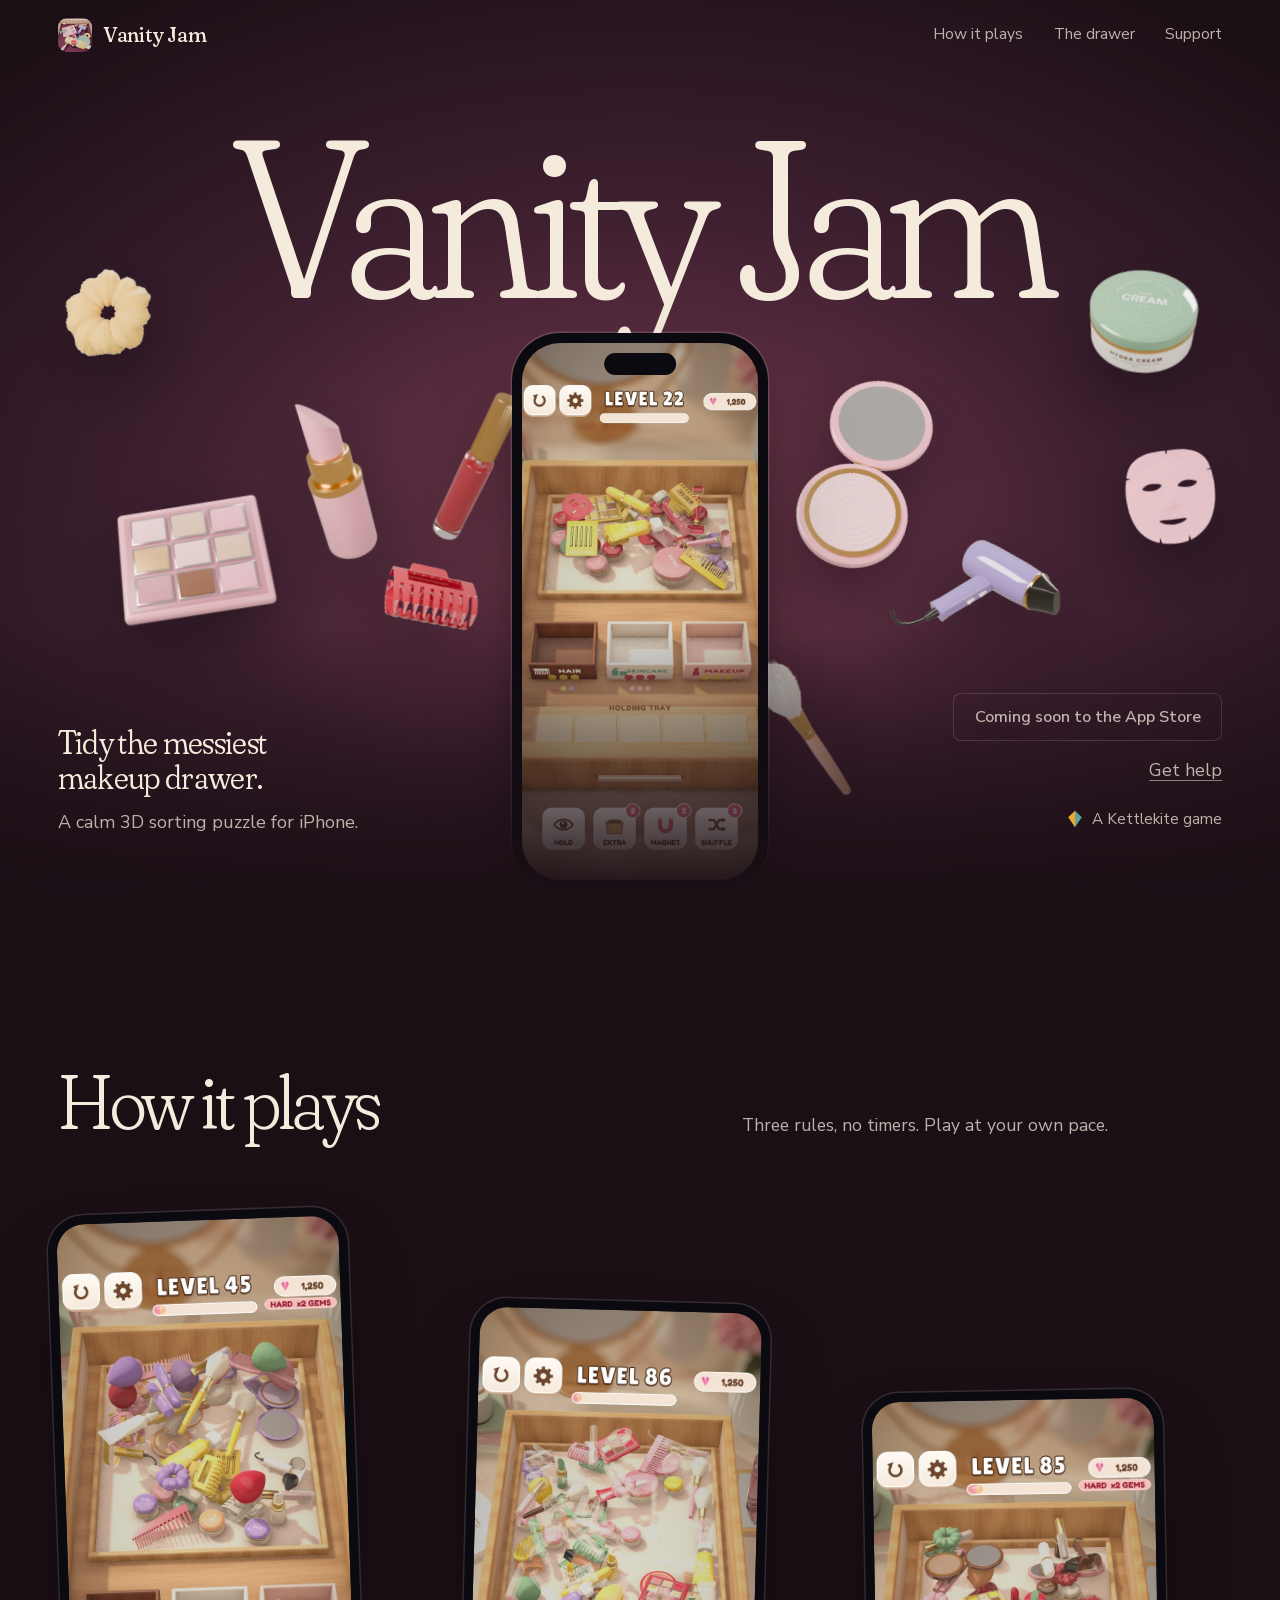
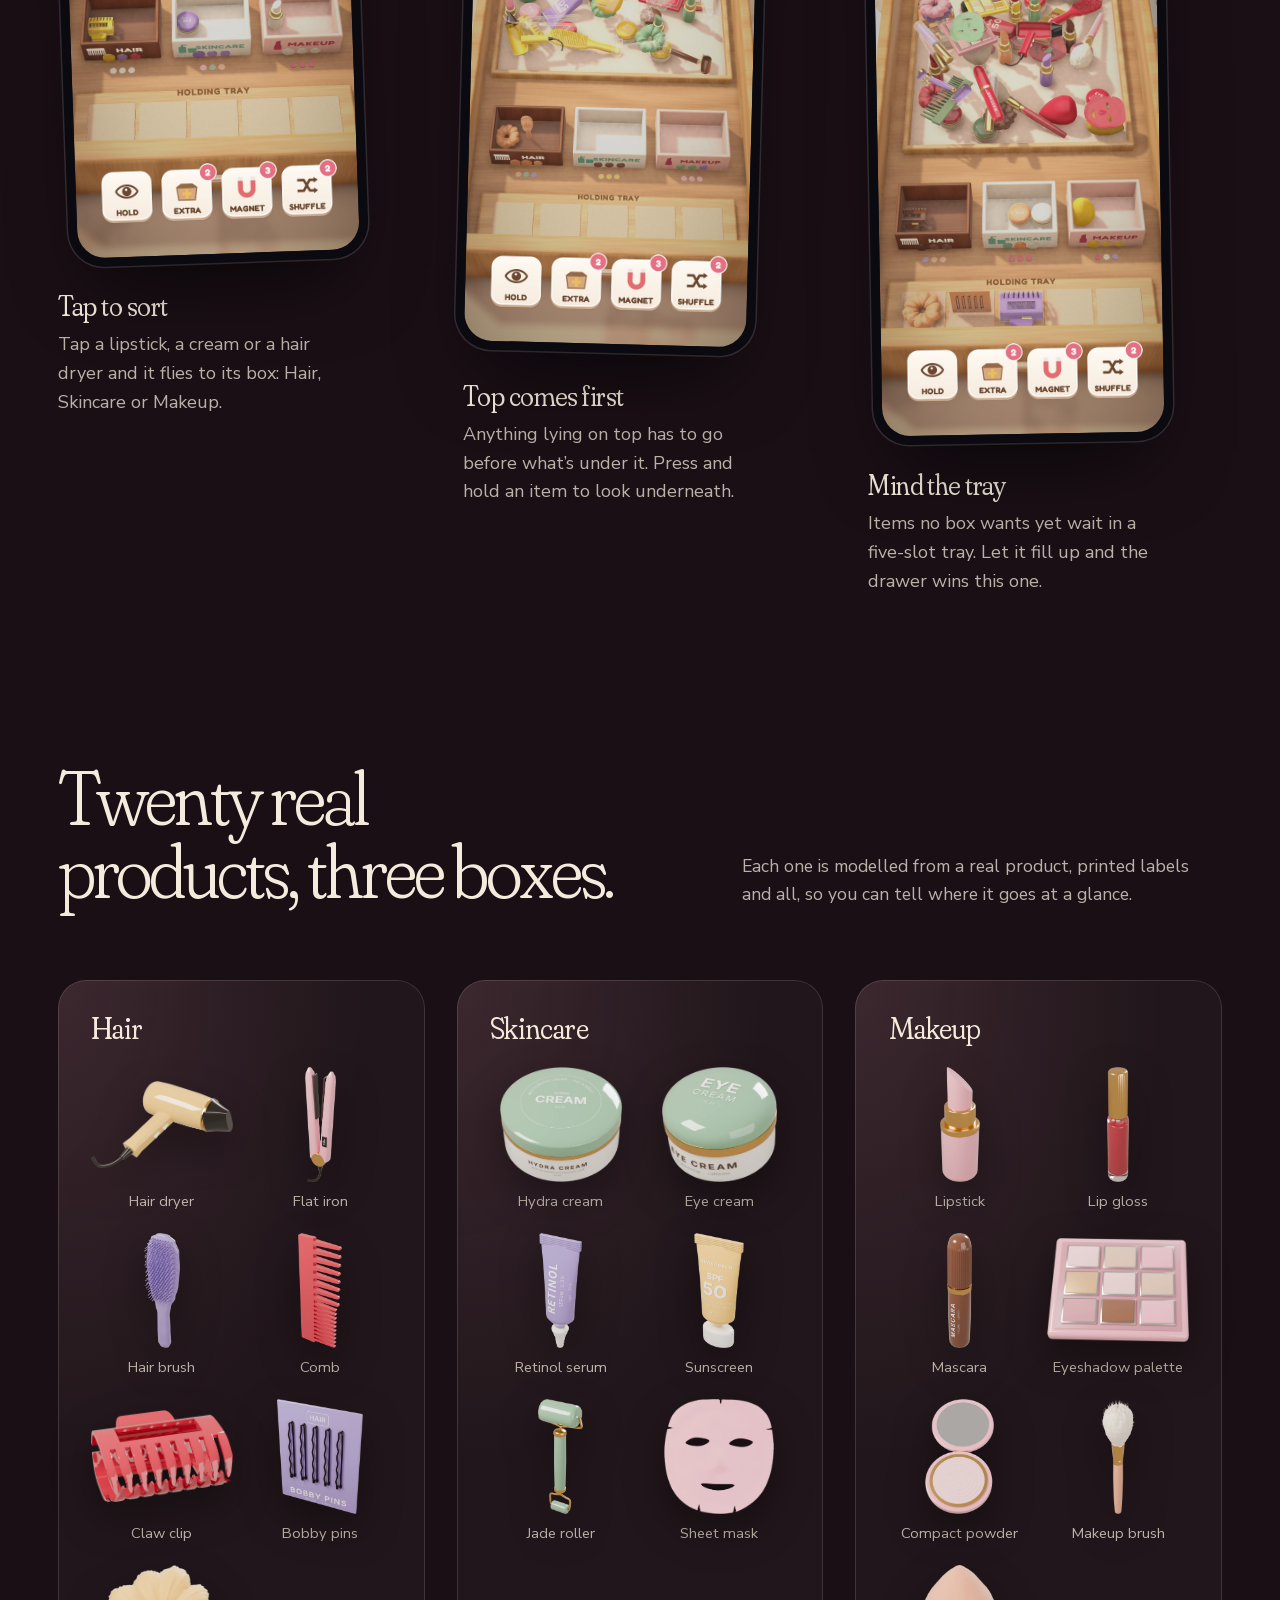
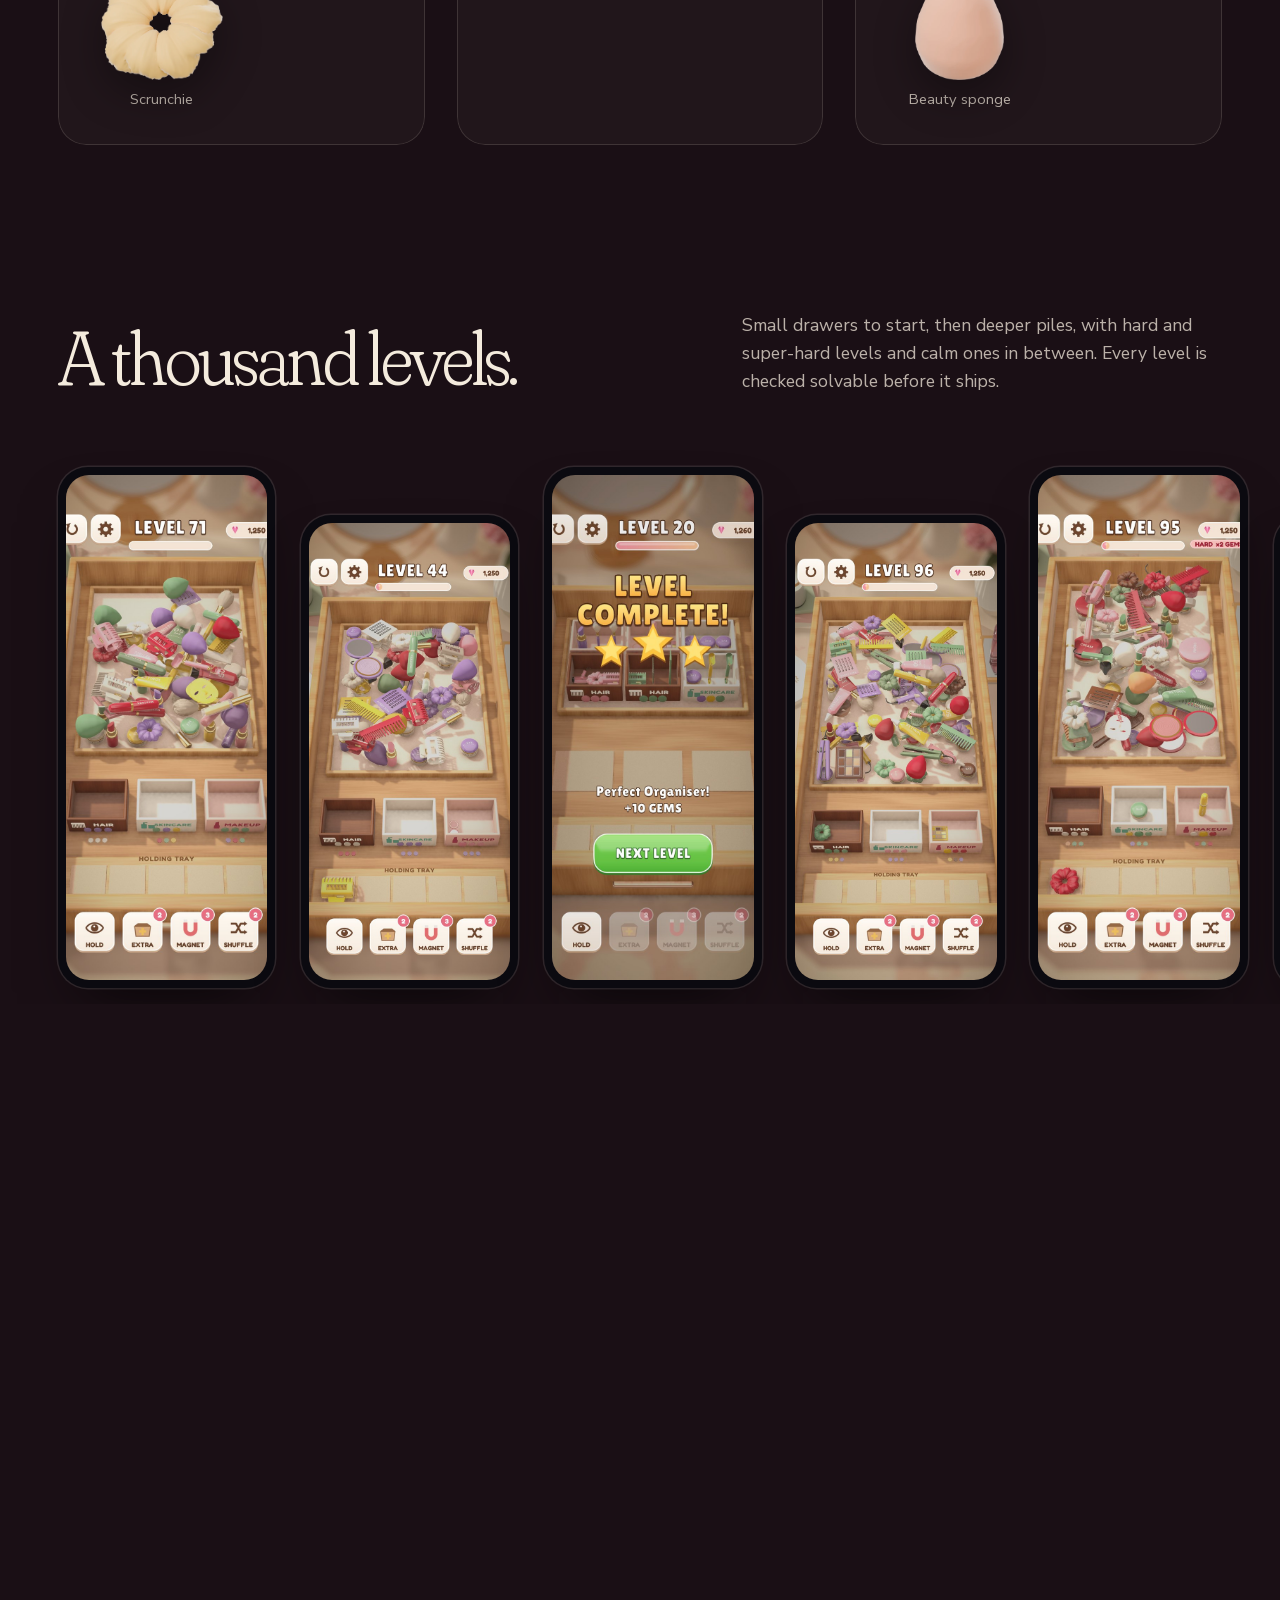
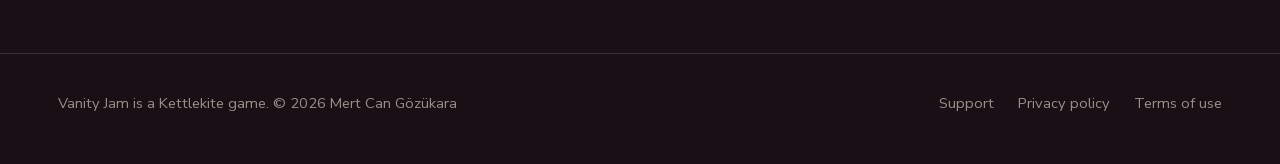
<file: index.html>
<!doctype html>
<html lang="en">
<head>
<meta charset="utf-8">
<meta name="viewport" content="width=device-width, initial-scale=1, viewport-fit=cover">
<title>Vanity Jam</title>
<meta name="description" content="Tidy the messiest makeup drawer: a calm 3D sorting puzzle for iPhone, by Kettlekite.">
<meta name="theme-color" content="#1a0f15">
<link rel="canonical" href="https://vanityjam.kettlekite.com/">
<meta property="og:type" content="website">
<meta property="og:url" content="https://vanityjam.kettlekite.com/">
<meta property="og:site_name" content="Kettlekite">
<meta property="og:title" content="Vanity Jam">
<meta property="og:description" content="Tidy the messiest makeup drawer: a calm 3D sorting puzzle for iPhone.">
<meta property="og:image" content="https://vanityjam.kettlekite.com/assets/media/og.jpg">
<meta name="twitter:card" content="summary_large_image">
<link rel="icon" href="/assets/icon.png" type="image/png">
<link rel="apple-touch-icon" href="/assets/icon.png">
<link rel="preload" href="/assets/fonts/fraunces-latin.woff2" as="font" type="font/woff2" crossorigin>
<link rel="stylesheet" href="/assets/fonts/fonts.css">
<link rel="stylesheet" href="/assets/kk.css">
<link rel="stylesheet" href="/assets/game.css">
<link rel="stylesheet" href="/assets/theme.css">
<link rel="stylesheet" href="/assets/site.css">
</head>
<body>
<a class="skip" href="#main">Skip to content</a>
<header class="bar">
  <a class="brand" href="/" translate="no"><img src="/assets/icon.png" alt="" width="34" height="34">Vanity Jam</a>
  <nav class="nav" aria-label="Site">
    <a href="#how">How it plays</a>
    <a href="#drawer">The drawer</a>
    <a href="/support">Support</a>
  </nav>
</header>

<main id="main">
  <section class="g-hero">
    <h1 class="g-name" translate="no">Vanity Jam</h1>
    <div class="g-scene" aria-hidden="true">
      <img class="float" src="/assets/media/items/scrunchie_butter.webp" width="599" height="569" alt="" style="--x:5%;--y:30%;--w:7%;--d:1.8;--r:-18deg">
      <img class="float" src="/assets/media/items/lipstick_pink.webp" width="246" height="720" alt="" style="--x:24%;--y:44%;--w:4.4%;--d:1.4;--r:-16deg">
      <img class="float" src="/assets/media/items/palette_pink.webp" width="670" height="491" alt="" style="--x:9%;--y:56%;--w:12%;--d:1.1;--r:-10deg">
      <img class="float" src="/assets/media/items/clip_coral.webp" width="593" height="384" alt="" style="--x:30%;--y:63%;--w:7.5%;--d:1.5;--r:20deg">
      <img class="float" src="/assets/media/items/gloss_coral.webp" width="139" height="720" alt="" style="--x:36%;--y:43%;--w:2.4%;--d:0.6;--r:26deg">
      <img class="float" src="/assets/media/items/compact_pink.webp" width="412" height="687" alt="" style="--x:63%;--y:42%;--w:9%;--d:0.8;--r:14deg">
      <img class="float" src="/assets/media/items/jar_sage.webp" width="565" height="534" alt="" style="--x:85%;--y:30%;--w:8.5%;--d:1.6;--r:6deg">
      <img class="float" src="/assets/media/items/dryer_lavender.webp" width="641" height="390" alt="" style="--x:70%;--y:60%;--w:13%;--d:0.9;--r:12deg">
      <img class="float" src="/assets/media/items/mask_pink.webp" width="542" height="569" alt="" style="--x:88%;--y:50%;--w:7%;--d:0.7;--r:-8deg">
      <img class="float" src="/assets/media/items/brush_peach.webp" width="208" height="720" alt="" style="--x:61%;--y:72%;--w:3.6%;--d:1.2;--r:-34deg">
    </div>
    <div class="g-device"><div class="phone"><video src="/assets/media/demo.mp4" poster="/assets/media/demo-poster.jpg" autoplay muted loop playsinline aria-label="A level of Vanity Jam being played"></video></div></div>
    <div class="g-copy wrap">
      <div>
        <p class="g-lede">Tidy the messiest makeup drawer.</p>
        <p class="g-sub">A calm 3D sorting puzzle for iPhone.</p>
      </div>
      <div class="g-cta">
        <div class="actions"><span class="btn soon">Coming soon to the App Store</span></div>
        <a class="help" href="/support">Get help</a><br>
        <a class="studio-mark" href="https://kettlekite.com"><svg viewBox="0 0 64 64" aria-hidden="true"><path d="M32 3 L56 26 L32 61 Z" fill="#5fa59a"/><path d="M32 3 L8 26 L32 61 Z" fill="#f0a92e"/></svg>A Kettlekite game</a>
      </div>
    </div>
  </section>

  <section class="g-section wrap" id="how" aria-labelledby="how-title">
    <div class="g-head rise">
      <h2 id="how-title">How it plays</h2>
      <p>Three rules, no timers. Play at your own pace.</p>
    </div>
    <ol class="beats">
      <li class="beat rise" style="--tilt:-2deg"><div class="shot"><img src="/assets/media/sort.jpg" alt="A drawer of makeup and hair tools above three organiser boxes marked Hair, Skincare and Makeup." loading="lazy"></div>
        <h3>Tap to sort</h3><p>Tap a lipstick, a cream or a hair dryer and it flies to its box: Hair, Skincare or Makeup.</p></li>
      <li class="beat rise" style="--tilt:1.5deg"><div class="shot"><img src="/assets/media/peek.jpg" alt="A crowded drawer while the HOLD button is held: the items on top turn to glass and show what lies under them." loading="lazy"></div>
        <h3>Top comes first</h3><p>Anything lying on top has to go before what’s under it. Press and hold an item to look underneath.</p></li>
      <li class="beat rise" style="--tilt:-1deg"><div class="shot"><img src="/assets/media/tray.jpg" alt="The five-slot holding tray under the boxes, partly filled." loading="lazy"></div>
        <h3>Mind the tray</h3><p>Items no box wants yet wait in a five-slot tray. Let it fill up and the drawer wins this one.</p></li>
    </ol>
  </section>

  <section class="g-section wrap" id="drawer" aria-labelledby="drawer-title">
    <div class="g-head rise">
      <h2 id="drawer-title">Twenty real products, three boxes.</h2>
      <p>Each one is modelled from a real product, printed labels and all, so you can tell where it goes at a glance.</p>
    </div>
    <div class="shelf">
      <section class="rise" aria-labelledby="box-hair"><h3 id="box-hair">Hair</h3>
        <ul class="items">
          <li><img src="/assets/media/items/dryer_butter.webp" width="641" height="390" alt="" loading="lazy">Hair dryer</li>
          <li><img src="/assets/media/items/flatiron_pink.webp" width="194" height="720" alt="" loading="lazy">Flat iron</li>
          <li><img src="/assets/media/items/hairbrush_lavender.webp" width="224" height="720" alt="" loading="lazy">Hair brush</li>
          <li><img src="/assets/media/items/comb_coral.webp" width="277" height="720" alt="" loading="lazy">Comb</li>
          <li><img src="/assets/media/items/clip_coral.webp" width="593" height="384" alt="" loading="lazy">Claw clip</li>
          <li><img src="/assets/media/items/pins_lavender.webp" width="541" height="720" alt="" loading="lazy">Bobby pins</li>
          <li><img src="/assets/media/items/scrunchie_butter.webp" width="599" height="569" alt="" loading="lazy">Scrunchie</li>
        </ul>
      </section>
      <section class="rise" aria-labelledby="box-skin"><h3 id="box-skin">Skincare</h3>
        <ul class="items">
          <li><img src="/assets/media/items/jar_sage.webp" width="565" height="534" alt="" loading="lazy">Hydra cream</li>
          <li><img src="/assets/media/items/eyecream_sage.webp" width="537" height="538" alt="" loading="lazy">Eye cream</li>
          <li><img src="/assets/media/items/retinol_lavender.webp" width="270" height="720" alt="" loading="lazy">Retinol serum</li>
          <li><img src="/assets/media/items/sunscreen_butter.webp" width="310" height="720" alt="" loading="lazy">Sunscreen</li>
          <li><img src="/assets/media/items/roller_sage.webp" width="281" height="720" alt="" loading="lazy">Jade roller</li>
          <li><img src="/assets/media/items/mask_pink.webp" width="542" height="569" alt="" loading="lazy">Sheet mask</li>
        </ul>
      </section>
      <section class="rise" aria-labelledby="box-makeup"><h3 id="box-makeup">Makeup</h3>
        <ul class="items">
          <li><img src="/assets/media/items/lipstick_pink.webp" width="246" height="720" alt="" loading="lazy">Lipstick</li>
          <li><img src="/assets/media/items/gloss_coral.webp" width="139" height="720" alt="" loading="lazy">Lip gloss</li>
          <li><img src="/assets/media/items/mascara_caramel.webp" width="158" height="720" alt="" loading="lazy">Mascara</li>
          <li><img src="/assets/media/items/palette_pink.webp" width="670" height="491" alt="" loading="lazy">Eyeshadow palette</li>
          <li><img src="/assets/media/items/compact_pink.webp" width="412" height="687" alt="" loading="lazy">Compact powder</li>
          <li><img src="/assets/media/items/brush_peach.webp" width="208" height="720" alt="" loading="lazy">Makeup brush</li>
          <li><img src="/assets/media/items/sponge_peach.webp" width="514" height="663" alt="" loading="lazy">Beauty sponge</li>
        </ul>
      </section>
    </div>
  </section>

  <section class="g-section levels" id="levels" aria-labelledby="levels-title">
    <div class="wrap">
      <div class="g-head rise">
        <h2 id="levels-title">A thousand levels.</h2>
        <p>Small drawers to start, then deeper piles, with hard and super-hard levels and calm ones in between. Every level is checked solvable before it ships.</p>
      </div>
    </div>
    <div class="strip" role="group" aria-label="Screens from levels across the game">
      <figure><img src="/assets/media/dense.jpg" alt="Level 71, a dense drawer." loading="lazy"></figure>
      <figure><img src="/assets/media/l044.jpg" alt="Level 44." loading="lazy"></figure>
      <figure><img src="/assets/media/win.jpg" alt="Level complete, three stars." loading="lazy"></figure>
      <figure><img src="/assets/media/l096.jpg" alt="Level 96." loading="lazy"></figure>
      <figure><img src="/assets/media/boosters.jpg" alt="Level 95 with boosters at the bottom." loading="lazy"></figure>
      <figure><img src="/assets/media/l121.jpg" alt="Level 121." loading="lazy"></figure>
      <figure><img src="/assets/media/l171.jpg" alt="Level 171." loading="lazy"></figure>
    </div>
  </section>

  <section class="g-section wrap" aria-labelledby="calm-title">
    <div class="calm rise">
      <h2 id="calm-title">Nothing to sign up for.</h2>
      <div>
        <p>No account, no ads and no tracking. Your progress stays on your iPhone, and purchases go through the App Store.</p>
        <p><a href="/privacy">Read the privacy policy</a></p>
      </div>
    </div>
    <a class="sister rise" href="https://sundaejam.kettlekite.com">
      <img src="/assets/media/sundae-icon.png" alt="" width="72" height="72">
      <span><strong>Sundae Jam</strong><span>Its sister game clears a jammed dessert counter instead. Out now on the App Store.</span></span>
    </a>
  </section>
</main>

<footer class="foot">
  <div class="wrap">
    <p>Vanity&nbsp;Jam is a <a href="https://kettlekite.com">Kettlekite</a> game. © 2026 Mert&nbsp;Can&nbsp;Gözükara</p>
    <ul>
      <li><a href="/support">Support</a></li>
      <li><a href="/privacy">Privacy policy</a></li>
      <li><a href="/terms">Terms of use</a></li>
    </ul>
  </div>
</footer>
<script src="/assets/game.js" defer></script>
<script src="/assets/site.js" defer></script>
</body>
</html>
</file>
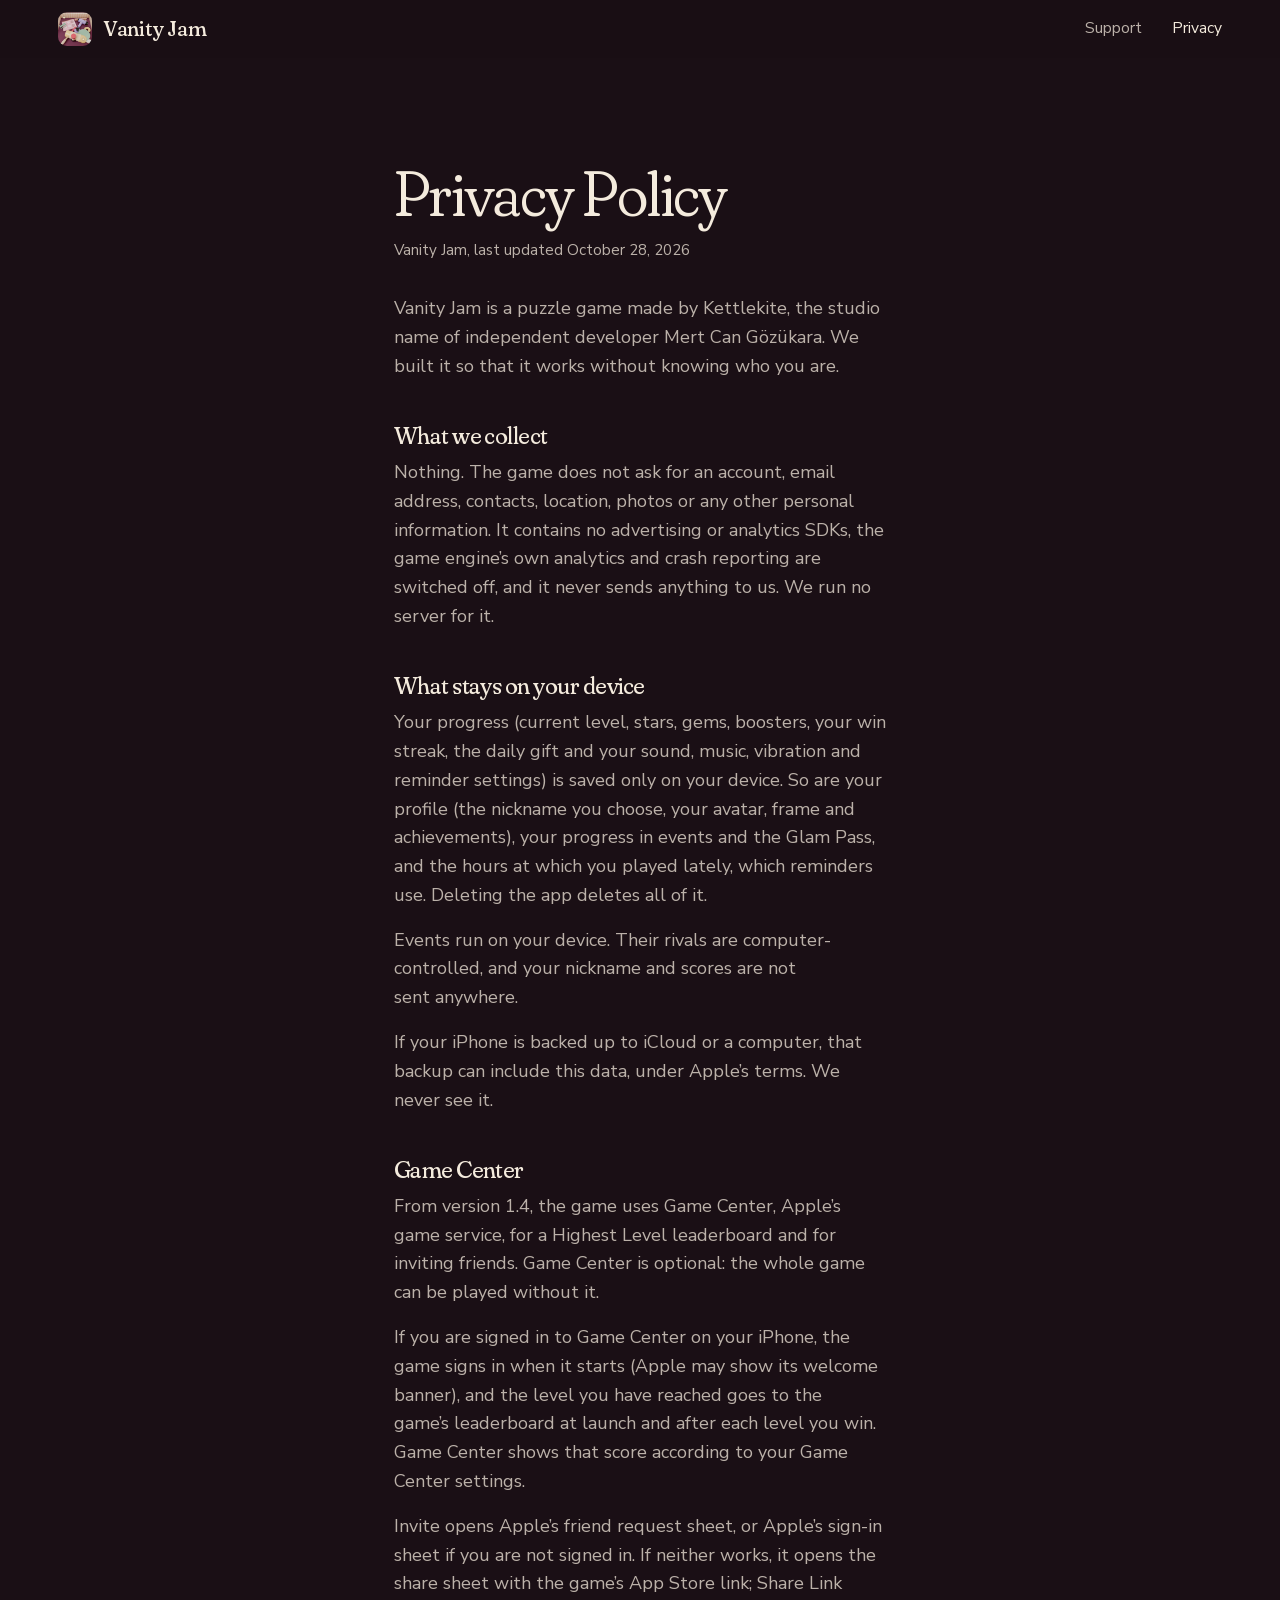
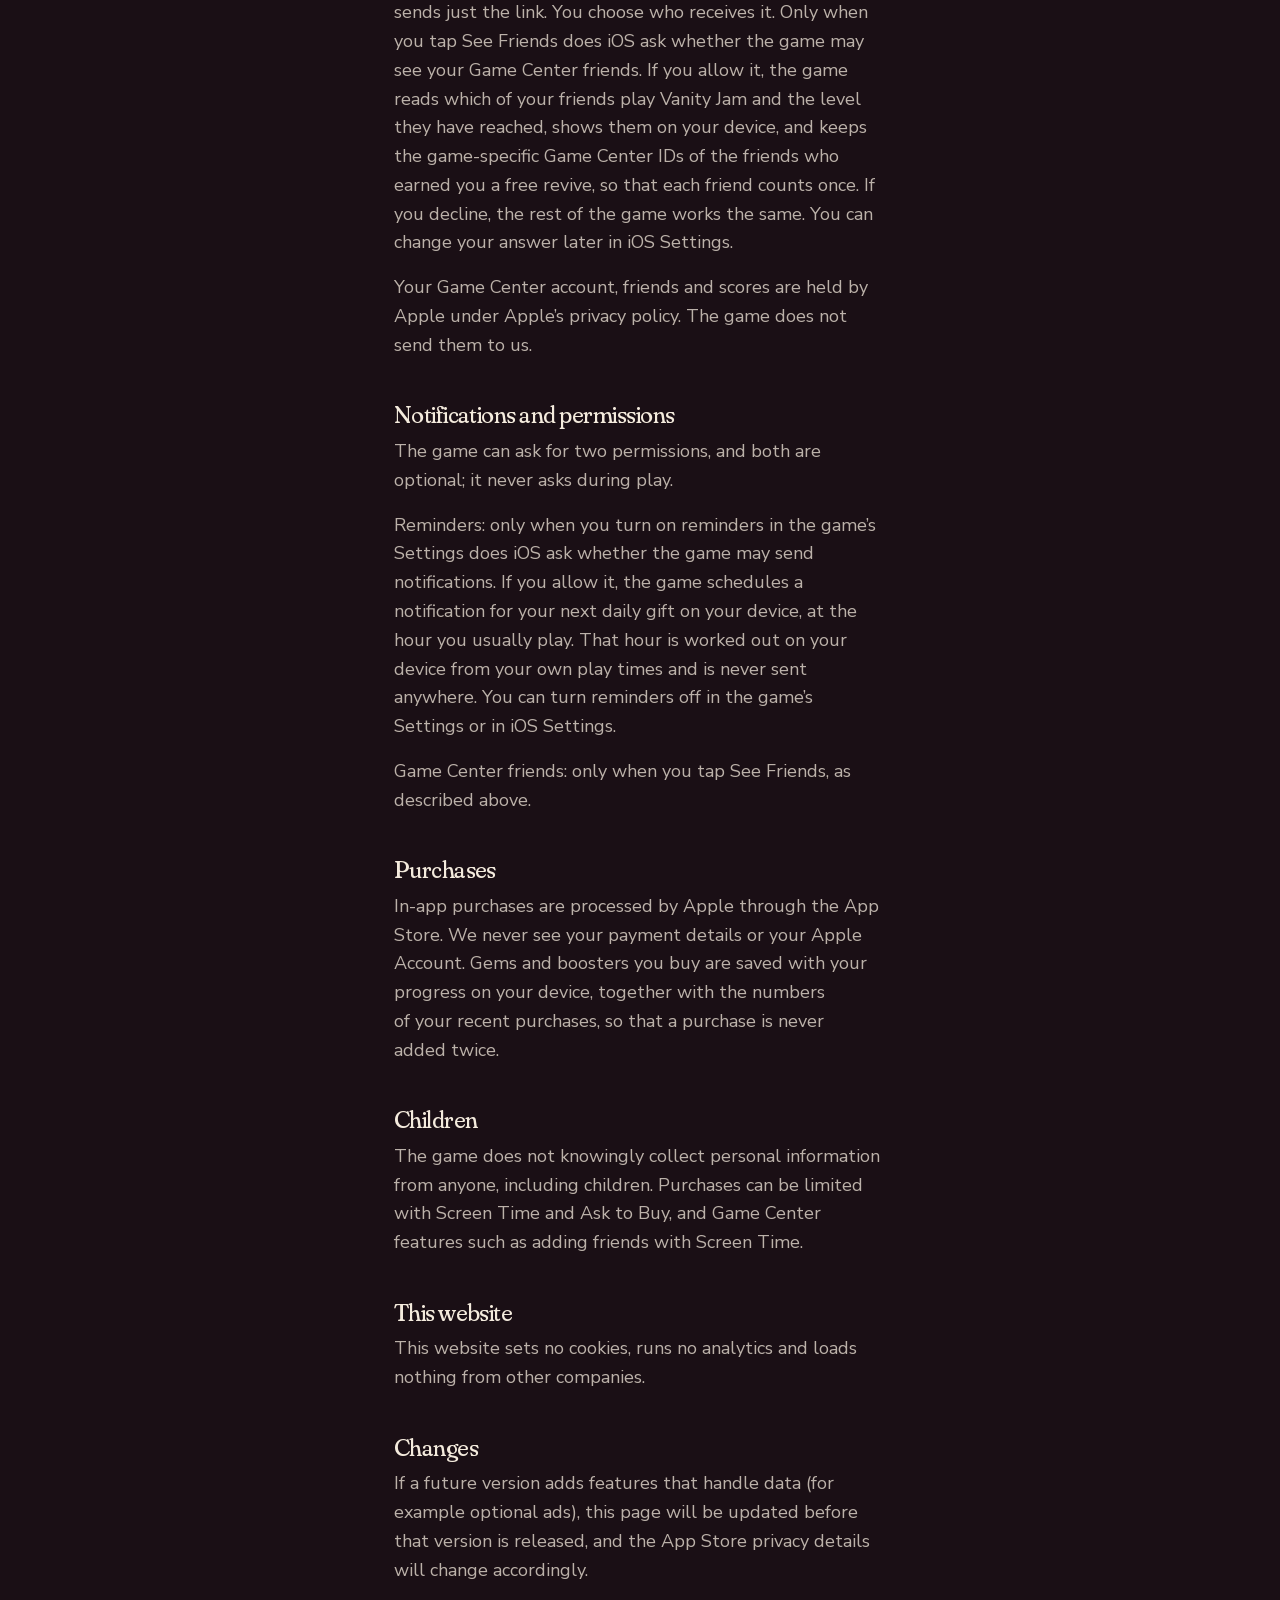
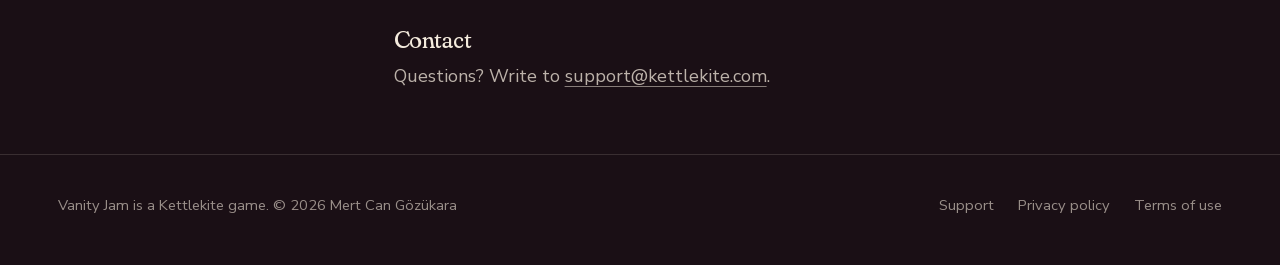
<file: privacy.html>
<!doctype html>
<html lang="en">
<head>
<meta charset="utf-8">
<meta name="viewport" content="width=device-width, initial-scale=1">
<title>Vanity Jam Privacy Policy</title>
<meta name="description" content="Vanity Jam collects nothing about you: no account, no ads and no tracking. Your progress stays on your iPhone.">
<link rel="canonical" href="https://vanityjam.kettlekite.com/privacy">
<meta property="og:type" content="website">
<meta property="og:url" content="https://vanityjam.kettlekite.com/privacy">
<meta property="og:site_name" content="Kettlekite">
<meta property="og:title" content="Vanity Jam Privacy Policy">
<meta property="og:description" content="Vanity Jam collects nothing about you: no account, no ads and no tracking. Your progress stays on your iPhone.">
<meta property="og:image" content="https://vanityjam.kettlekite.com/assets/media/og.jpg">
<meta name="twitter:card" content="summary_large_image">
<meta name="theme-color" content="#1a0f15">
<link rel="icon" href="/assets/icon.png" type="image/png">
<link rel="apple-touch-icon" href="/assets/icon.png">
<link rel="stylesheet" href="/assets/fonts/fonts.css">
<link rel="stylesheet" href="/assets/kk.css">
<link rel="stylesheet" href="/assets/theme.css">
<link rel="stylesheet" href="/assets/site.css">
</head>
<body>
<a class="skip" href="#main">Skip to content</a>
<header class="wrap bar">
  <a class="brand" href="/" translate="no"><img src="/assets/icon.png" alt="" width="36" height="36">Vanity Jam</a>
  <nav class="nav" aria-label="Site">
    <a href="/support">Support</a>
    <a href="/privacy" aria-current="page">Privacy</a>
  </nav>
</header>

<main id="main" class="wrap doc">
<h1>Privacy Policy</h1>
<p class="quiet">Vanity Jam, last updated October 28, 2026</p>
<p>Vanity&nbsp;Jam is a puzzle game made by Kettlekite, the studio name of independent developer Mert Can Gözükara. We built it so that it works without knowing who you are.</p>
<h2>What we collect</h2>
<p>Nothing. The game does not ask for an account, email address, contacts, location, photos or any other personal information. It contains no advertising or analytics SDKs, the game engine’s own analytics and crash reporting are switched off, and it never sends anything to us. We run no server for it.</p>
<h2>What stays on your device</h2>
<p>Your progress (current level, stars, gems, boosters, your win streak, the daily gift and your sound, music, vibration and reminder settings) is saved only on your device. So are your profile (the nickname you choose, your avatar, frame and achievements), your progress in events and the Glam Pass, and the hours at which you played lately, which reminders use. Deleting the app deletes all of it.</p>
<p>Events run on your device. Their rivals are computer-controlled, and your nickname and scores are not sent anywhere.</p>
<p>If your iPhone is backed up to iCloud or a computer, that backup can include this data, under Apple’s terms. We never see it.</p>
<h2>Game Center</h2>
<p>From version 1.4, the game uses Game Center, Apple’s game service, for a Highest Level leaderboard and for inviting friends. Game Center is optional: the whole game can be played without it.</p>
<p>If you are signed in to Game Center on your iPhone, the game signs in when it starts (Apple may show its welcome banner), and the level you have reached goes to the game’s leaderboard at launch and after each level you win. Game Center shows that score according to your Game Center settings.</p>
<p>Invite opens Apple’s friend request sheet, or Apple’s sign-in sheet if you are not signed in. If neither works, it opens the share sheet with the game’s App Store link; Share Link sends just the link. You choose who receives it. Only when you tap See Friends does iOS ask whether the game may see your Game Center friends. If you allow it, the game reads which of your friends play Vanity Jam and the level they have reached, shows them on your device, and keeps the game-specific Game Center IDs of the friends who earned you a free revive, so that each friend counts once. If you decline, the rest of the game works the same. You can change your answer later in iOS Settings.</p>
<p>Your Game Center account, friends and scores are held by Apple under Apple’s privacy policy. The game does not send them to us.</p>
<h2>Notifications and permissions</h2>
<p>The game can ask for two permissions, and both are optional; it never asks during play.</p>
<p>Reminders: only when you turn on reminders in the game’s Settings does iOS ask whether the game may send notifications. If you allow it, the game schedules a notification for your next daily gift on your device, at the hour you usually play. That hour is worked out on your device from your own play times and is never sent anywhere. You can turn reminders off in the game’s Settings or in iOS Settings.</p>
<p>Game Center friends: only when you tap See Friends, as described above.</p>
<h2>Purchases</h2>
<p>In-app purchases are processed by Apple through the App Store. We never see your payment details or your Apple Account. Gems and boosters you buy are saved with your progress on your device, together with the numbers of your recent purchases, so that a purchase is never added twice.</p>
<h2>Children</h2>
<p>The game does not knowingly collect personal information from anyone, including children. Purchases can be limited with Screen Time and Ask to Buy, and Game Center features such as adding friends with Screen Time.</p>
<h2>This website</h2>
<p>This website sets no cookies, runs no analytics and loads nothing from other companies.</p>
<h2>Changes</h2>
<p>If a future version adds features that handle data (for example optional ads), this page will be updated before that version is released, and the App Store privacy details will change accordingly.</p>
<h2>Contact</h2>
<p>Questions? Write to <a href="mailto:support@kettlekite.com">support@kettlekite.com</a>.</p>
</main>

<footer class="foot">
  <div class="wrap">
    <p>Vanity Jam is a <a href="https://kettlekite.com">Kettlekite</a> game. © 2026 Mert&nbsp;Can&nbsp;Gözükara</p>
    <ul>
      <li><a href="/support">Support</a></li>
      <li><a href="/privacy">Privacy policy</a></li>
      <li><a href="/terms">Terms of use</a></li>
    </ul>
  </div>
</footer>
</body>
</html>
</file>
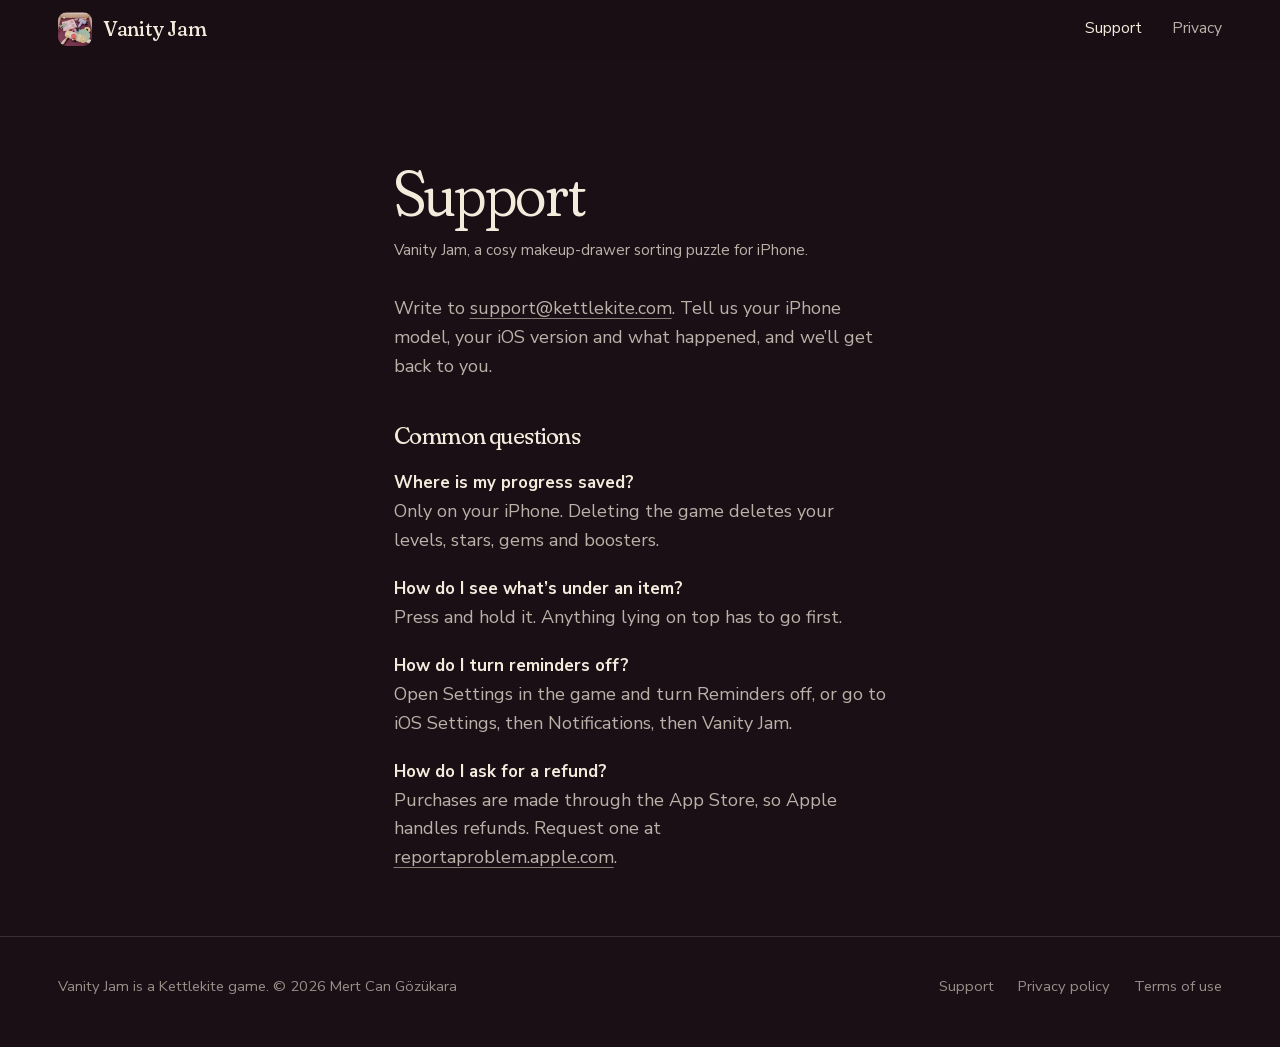
<file: support.html>
<!doctype html>
<html lang="en">
<head>
<meta charset="utf-8">
<meta name="viewport" content="width=device-width, initial-scale=1">
<title>Vanity Jam Support</title>
<meta name="description" content="Help with Vanity Jam, the makeup-drawer sorting puzzle for iPhone: how to reach us, and answers to common questions.">
<link rel="canonical" href="https://vanityjam.kettlekite.com/support">
<meta property="og:type" content="website">
<meta property="og:url" content="https://vanityjam.kettlekite.com/support">
<meta property="og:site_name" content="Kettlekite">
<meta property="og:title" content="Vanity Jam Support">
<meta property="og:description" content="Help with Vanity Jam, the makeup-drawer sorting puzzle for iPhone: how to reach us, and answers to common questions.">
<meta property="og:image" content="https://vanityjam.kettlekite.com/assets/media/og.jpg">
<meta name="twitter:card" content="summary_large_image">
<meta name="theme-color" content="#1a0f15">
<link rel="icon" href="/assets/icon.png" type="image/png">
<link rel="apple-touch-icon" href="/assets/icon.png">
<link rel="stylesheet" href="/assets/fonts/fonts.css">
<link rel="stylesheet" href="/assets/kk.css">
<link rel="stylesheet" href="/assets/theme.css">
<link rel="stylesheet" href="/assets/site.css">
</head>
<body>
<a class="skip" href="#main">Skip to content</a>
<header class="wrap bar">
  <a class="brand" href="/" translate="no"><img src="/assets/icon.png" alt="" width="36" height="36">Vanity Jam</a>
  <nav class="nav" aria-label="Site">
    <a href="/support" aria-current="page">Support</a>
    <a href="/privacy">Privacy</a>
  </nav>
</header>

<main id="main" class="wrap doc">
<h1>Support</h1>
<p class="quiet">Vanity Jam, a cosy makeup-drawer sorting puzzle for iPhone.</p>
<p>Write to <a href="mailto:support@kettlekite.com?subject=Vanity%20Jam">support@kettlekite.com</a>. Tell us your iPhone model, your iOS version and what happened, and we’ll get back to you.</p>
<h2>Common questions</h2>
<h3>Where is my progress saved?</h3>
<p>Only on your iPhone. Deleting the game deletes your levels, stars, gems and boosters.</p>
<h3>How do I see what’s under an item?</h3>
<p>Press and hold it. Anything lying on top has to go first.</p>
<h3>How do I turn reminders off?</h3>
<p>Open Settings in the game and turn Reminders off, or go to iOS Settings, then Notifications, then Vanity Jam.</p>
<h3>How do I ask for a refund?</h3>
<p>Purchases are made through the App Store, so Apple handles refunds. Request one at <a href="https://reportaproblem.apple.com">reportaproblem.apple.com</a>.</p>
</main>

<footer class="foot">
  <div class="wrap">
    <p>Vanity&nbsp;Jam is a <a href="https://kettlekite.com">Kettlekite</a> game. © 2026 Mert&nbsp;Can&nbsp;Gözükara</p>
    <ul>
      <li><a href="/support">Support</a></li>
      <li><a href="/privacy">Privacy policy</a></li>
      <li><a href="/terms">Terms of use</a></li>
    </ul>
  </div>
</footer>
</body>
</html>
</file>
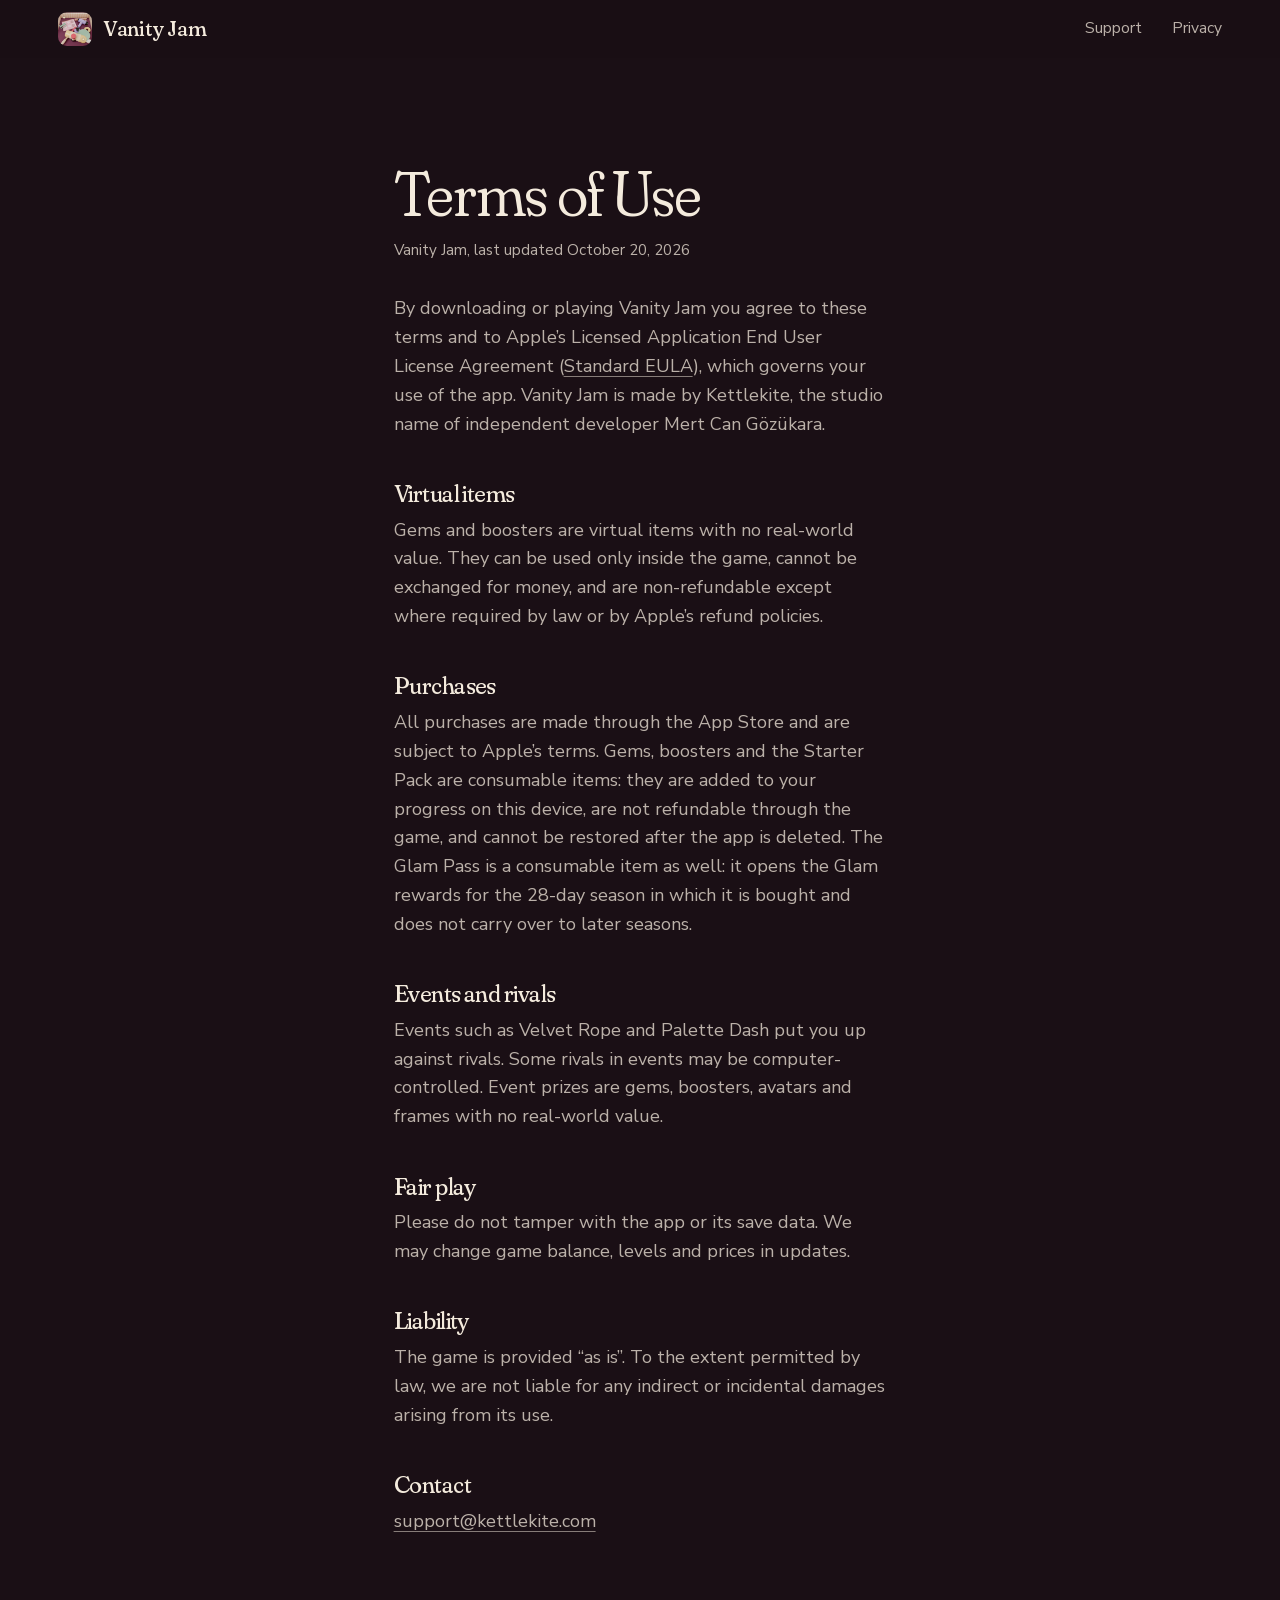
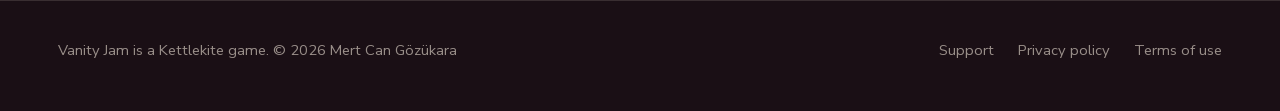
<file: terms.html>
<!doctype html>
<html lang="en">
<head>
<meta charset="utf-8">
<meta name="viewport" content="width=device-width, initial-scale=1">
<title>Vanity Jam Terms of Use</title>
<meta name="description" content="The terms of use for Vanity Jam, the makeup-drawer sorting puzzle for iPhone: virtual items, purchases and fair play.">
<link rel="canonical" href="https://vanityjam.kettlekite.com/terms">
<meta property="og:type" content="website">
<meta property="og:url" content="https://vanityjam.kettlekite.com/terms">
<meta property="og:site_name" content="Kettlekite">
<meta property="og:title" content="Vanity Jam Terms of Use">
<meta property="og:description" content="The terms of use for Vanity Jam, the makeup-drawer sorting puzzle for iPhone: virtual items, purchases and fair play.">
<meta property="og:image" content="https://vanityjam.kettlekite.com/assets/media/og.jpg">
<meta name="twitter:card" content="summary_large_image">
<meta name="theme-color" content="#1a0f15">
<link rel="icon" href="/assets/icon.png" type="image/png">
<link rel="apple-touch-icon" href="/assets/icon.png">
<link rel="stylesheet" href="/assets/fonts/fonts.css">
<link rel="stylesheet" href="/assets/kk.css">
<link rel="stylesheet" href="/assets/theme.css">
<link rel="stylesheet" href="/assets/site.css">
</head>
<body>
<a class="skip" href="#main">Skip to content</a>
<header class="wrap bar">
  <a class="brand" href="/" translate="no"><img src="/assets/icon.png" alt="" width="36" height="36">Vanity Jam</a>
  <nav class="nav" aria-label="Site">
    <a href="/support">Support</a>
    <a href="/privacy">Privacy</a>
  </nav>
</header>

<main id="main" class="wrap doc">
<h1>Terms of Use</h1>
<p class="quiet">Vanity Jam, last updated October 20, 2026</p>
<p>By downloading or playing Vanity Jam you agree to these terms and to Apple’s Licensed Application End User License Agreement (<a href="https://www.apple.com/legal/internet-services/itunes/dev/stdeula/">Standard EULA</a>), which governs your use of the app. Vanity Jam is made by Kettlekite, the studio name of independent developer Mert Can Gözükara.</p>
<h2>Virtual items</h2>
<p>Gems and boosters are virtual items with no real-world value. They can be used only inside the game, cannot be exchanged for money, and are non-refundable except where required by law or by Apple’s refund policies.</p>
<h2>Purchases</h2>
<p>All purchases are made through the App Store and are subject to Apple’s terms. Gems, boosters and the Starter Pack are consumable items: they are added to your progress on this device, are not refundable through the game, and cannot be restored after the app is deleted. The Glam Pass is a consumable item as well: it opens the Glam rewards for the 28-day season in which it is bought and does not carry over to later seasons.</p>
<h2>Events and rivals</h2>
<p>Events such as Velvet Rope and Palette Dash put you up against rivals. Some rivals in events may be computer-controlled. Event prizes are gems, boosters, avatars and frames with no real-world value.</p>
<h2>Fair play</h2>
<p>Please do not tamper with the app or its save data. We may change game balance, levels and prices in updates.</p>
<h2>Liability</h2>
<p>The game is provided “as is”. To the extent permitted by law, we are not liable for any indirect or incidental damages arising from its use.</p>
<h2>Contact</h2>
<p><a href="mailto:support@kettlekite.com">support@kettlekite.com</a></p>
</main>

<footer class="foot">
  <div class="wrap">
    <p>Vanity&nbsp;Jam is a <a href="https://kettlekite.com">Kettlekite</a> game. © 2026 Mert&nbsp;Can&nbsp;Gözükara</p>
    <ul>
      <li><a href="/support">Support</a></li>
      <li><a href="/privacy">Privacy policy</a></li>
      <li><a href="/terms">Terms of use</a></li>
    </ul>
  </div>
</footer>
</body>
</html>
</file>
<file: assets/fonts/fonts.css>
/* Fraunces and Nunito Sans (SIL Open Font License 1.1), self-hosted so no visitor request leaves kettlekite.com. */
@font-face { font-family: "Fraunces"; font-style: normal; font-weight: 100 900; font-display: swap; src: url("/assets/fonts/fraunces-latin-ext.woff2") format("woff2"); unicode-range: U+0100-02BA, U+02BD-02C5, U+02C7-02CC, U+02CE-02D7, U+02DD-02FF, U+0304, U+0308, U+0329, U+1D00-1DBF, U+1E00-1E9F, U+1EF2-1EFF, U+2020, U+20A0-20AB, U+20AD-20C4, U+2113, U+2C60-2C7F, U+A720-A7FF; }
@font-face { font-family: "Fraunces"; font-style: normal; font-weight: 100 900; font-display: swap; src: url("/assets/fonts/fraunces-latin.woff2") format("woff2"); unicode-range: U+0000-00FF, U+0131, U+0152-0153, U+02BB-02BC, U+02C6, U+02DA, U+02DC, U+0304, U+0308, U+0329, U+2000-206F, U+20AC, U+2122, U+2191, U+2193, U+2212, U+2215, U+FEFF, U+FFFD; }
@font-face { font-family: "Nunito Sans"; font-style: normal; font-weight: 400 800; font-display: swap; src: url("/assets/fonts/nunito-sans-latin-ext.woff2") format("woff2"); unicode-range: U+0100-02BA, U+02BD-02C5, U+02C7-02CC, U+02CE-02D7, U+02DD-02FF, U+0304, U+0308, U+0329, U+1D00-1DBF, U+1E00-1E9F, U+1EF2-1EFF, U+2020, U+20A0-20AB, U+20AD-20C4, U+2113, U+2C60-2C7F, U+A720-A7FF; }
@font-face { font-family: "Nunito Sans"; font-style: normal; font-weight: 400 800; font-display: swap; src: url("/assets/fonts/nunito-sans-latin.woff2") format("woff2"); unicode-range: U+0000-00FF, U+0131, U+0152-0153, U+02BB-02BC, U+02C6, U+02DA, U+02DC, U+0304, U+0308, U+0329, U+2000-206F, U+20AC, U+2122, U+2191, U+2193, U+2212, U+2215, U+FEFF, U+FFFD; }
</file>
<file: assets/kk.css>
/* Kettlekite shared base: the sky at the hour the kettle goes on. Night and dusk for the ground,
   ivory for the words, the kite's gold and teal only on the kite itself. Every Kettlekite site
   copies this file (scripts/sync-shared.sh); a game site sets its own colours in theme.css. */
:root {
  --night: #0d0f22;
  --dusk: #1d2150;
  --dusk-2: #2d2a5c;
  --plum: #57405f;
  --ember: #e9a06b;
  --ivory: #f4ebdd;
  --ivory-2: rgba(244, 235, 221, 0.74);
  --ivory-3: rgba(244, 235, 221, 0.5);
  --line: rgba(244, 235, 221, 0.14);
  --gold: #f0a92e;
  --teal: #5fa59a;
  --bg: var(--night);
  --ink: #1a1424; /* type on ivory */
  --display: "Fraunces", "Iowan Old Style", "Palatino", Georgia, serif;
  --body: "Nunito Sans", ui-rounded, system-ui, sans-serif;
  --gutter: clamp(1.25rem, 4.5vw, 4rem);
  --max: 92rem;
  --measure: 38rem;
  --ease: cubic-bezier(0.22, 1, 0.36, 1);
}

*, *::before, *::after { box-sizing: border-box; }
html { -webkit-text-size-adjust: 100%; text-size-adjust: 100%; color-scheme: dark; scroll-behavior: smooth; }
body {
  margin: 0;
  min-height: 100vh;
  font: 400 1.125rem/1.6 var(--body);
  color: var(--ivory);
  background: var(--bg);
  overflow-x: clip;
  -webkit-font-smoothing: antialiased;
}
img, svg, video { display: block; max-width: 100%; }
a { color: inherit; text-decoration-thickness: 1px; text-underline-offset: 0.22em; text-decoration-color: var(--ivory-3); }
a:hover { text-decoration-color: currentColor; }
:focus-visible { outline: 2px solid var(--ivory); outline-offset: 4px; border-radius: 6px; }
h1, h2, h3 { margin: 0; font-family: var(--display); font-weight: 340; line-height: 1.02; letter-spacing: -0.02em; text-wrap: balance; font-variation-settings: "opsz" 144; }
p { margin: 0 0 1rem; text-wrap: pretty; }
.wrap { width: 100%; max-width: var(--max); margin: 0 auto; padding: 0 var(--gutter); }
.quiet { color: var(--ivory-3); font-size: 0.95rem; }
.sr { position: absolute; width: 1px; height: 1px; overflow: hidden; clip: rect(0 0 0 0); white-space: nowrap; }

/* Top bar. Fixed over the page; it gains a veil once the page has scrolled. */
.bar {
  position: fixed; inset: 0 0 auto 0; z-index: 50;
  display: flex; align-items: center; justify-content: space-between; gap: 1rem;
  padding: 1.1rem var(--gutter);
  transition: background 0.5s var(--ease), padding 0.5s var(--ease);
}
/* long pages have no script to veil the bar, so it is veiled from the start */
.bar.veiled, body:has(.doc) .bar { background: color-mix(in srgb, var(--bg) 78%, transparent); backdrop-filter: blur(14px); -webkit-backdrop-filter: blur(14px); padding-top: 0.75rem; padding-bottom: 0.75rem; }
.brand { display: inline-flex; align-items: center; gap: 0.7rem; text-decoration: none; font-family: var(--display); font-weight: 450; font-size: 1.3rem; letter-spacing: -0.01em; font-variation-settings: "opsz" 48; }
.brand img { width: 34px; height: 34px; border-radius: 9px; }
.brand .kite { width: 22px; height: 22px; }
.nav { display: flex; gap: clamp(1rem, 2.4vw, 2.2rem); font-size: 0.98rem; color: var(--ivory-2); }
.nav a { text-decoration: none; }
.nav a:hover { color: var(--ivory); }

/* Buttons take the shape of Apple's App Store badge that sits among them: 48 px tall, corners of 8 px
   (the badge's own, measured). One solid ivory button per view, everything else outlined or a plain link */
.btn {
  display: inline-flex; align-items: center; justify-content: center; gap: 0.55rem;
  min-height: 3rem; padding: 0.8rem 1.35rem; border-radius: 8px;
  font: 600 1rem/1 var(--body); text-decoration: none; white-space: nowrap;
  transition: background 0.3s var(--ease), color 0.3s var(--ease), box-shadow 0.3s var(--ease), transform 0.3s var(--ease);
}
.btn.solid { background: var(--ivory); color: var(--ink); }
.btn.solid:hover { background: #fff8ee; transform: translateY(-1px); }
.btn.line { color: var(--ivory); box-shadow: inset 0 0 0 1px var(--ivory-3); }
.btn.line:hover { box-shadow: inset 0 0 0 1px var(--ivory); }
.btn.soon { color: var(--ivory-2); box-shadow: inset 0 0 0 1px var(--line); cursor: default; }
/* A row of them, centred on one line; the gap is the badge's clear space (a quarter of its height).
   Apple's own badge, unaltered, for a game that is out; "coming soon" holds its place until then */
.actions { display: flex; flex-wrap: wrap; align-items: center; gap: 0.75rem; }
.store-badge { display: inline-flex; border-radius: 8px; }
.store-badge img { width: auto; height: 3rem; }

/* Long-form pages: privacy, terms, support */
.doc { max-width: var(--measure); padding-top: clamp(7rem, 14vw, 10rem); padding-bottom: 3rem; }
.doc h1 { font-size: clamp(2.6rem, 6vw, 4rem); margin-bottom: 0.8rem; }
.doc h2 { font-size: 1.6rem; margin: 2.6rem 0 0.6rem; font-weight: 400; }
.doc h3 { font-family: var(--body); font-size: 1.05rem; font-weight: 700; letter-spacing: 0; margin: 1.6rem 0 0.35rem; }
.doc p, .doc li { color: var(--ivory-2); }
.doc .quiet { margin-bottom: 2rem; }
.doc a { text-decoration-color: var(--ivory-3); }

/* Footer */
.foot { position: relative; border-top: 1px solid var(--line); padding: 2.4rem 0 3rem; font-size: 0.92rem; color: var(--ivory-3); }
.foot .wrap { display: flex; flex-wrap: wrap; justify-content: space-between; gap: 1rem 2.5rem; }
.foot p { margin: 0; }
.foot ul { list-style: none; margin: 0; padding: 0; display: flex; flex-wrap: wrap; gap: 0.4rem 1.5rem; }
.foot a { text-decoration: none; }
.foot a:hover { color: var(--ivory); }

/* Phone frame for real screen recordings */
.phone {
  position: relative; width: min(300px, 64vw); aspect-ratio: 496 / 1080;
  padding: 10px; border-radius: 48px; background: #0b0a10;
  box-shadow: 0 0 0 1.5px rgba(255, 255, 255, 0.14), 0 50px 100px -30px rgba(0, 0, 0, 0.7), 0 20px 40px -20px rgba(0, 0, 0, 0.5);
}
.phone::before { content: ""; position: absolute; z-index: 2; top: 20px; left: 50%; width: 28%; height: 22px; border-radius: 99px; background: #0b0a10; transform: translateX(-50%); }
.phone video, .phone img { width: 100%; height: 100%; object-fit: cover; border-radius: 38px; background: #222; }

/* Reveal on scroll: home.js / game.js add .in when an element enters the view */
.rise { opacity: 0; transform: translateY(2.2rem); transition: opacity 1.1s var(--ease), transform 1.1s var(--ease); }
.rise.in { opacity: 1; transform: none; }

@media (max-width: 760px) {
  .nav { gap: 1rem; font-size: 0.92rem; }
  .nav:has(a:not([href^="#"])) a[href^="#"] { display: none; } /* game sites keep Support on phones */
  .brand { font-size: 1.15rem; }
}
@media (prefers-reduced-motion: reduce) {
  html { scroll-behavior: auto; }
  *, *::before, *::after { animation: none !important; transition: none !important; }
  .rise { opacity: 1; transform: none; }
}
</file>
<file: assets/game.css>
/* A Kettlekite game site: the game's name behind a live phone, how it plays, its pieces, its levels.
   Shared by every game site (scripts/sync-shared.sh); colours come from the site's theme.css:
   --bg (ground), --hero-1 / --hero-2 (the hero's light), --glow, --tint (cards), --accent. */

/* ——— Hero ——— */
.g-hero { position: relative; min-height: 100svh; overflow: hidden; isolation: isolate; background: radial-gradient(75% 70% at 50% 58%, var(--hero-1) 0%, var(--hero-2) 48%, var(--bg) 100%); }
.g-hero::after { content: ""; position: absolute; inset: auto 0 0 0; height: 30%; background: linear-gradient(0deg, var(--bg), transparent); z-index: 3; pointer-events: none; }
.g-name {
  position: absolute; left: 0; right: 0; top: clamp(5.5rem, 14vh, 9rem); z-index: 0; margin: 0; text-align: center;
  font-weight: 300; font-size: clamp(4.6rem, 17.5vw, 20rem); line-height: 0.82; letter-spacing: -0.05em; white-space: nowrap;
  color: var(--ivory); transform: translateY(calc(var(--hp, 0) * -12vh));
}
.g-scene { position: absolute; inset: 0; z-index: 1; }
.g-scene .float {
  position: absolute; left: var(--x); top: var(--y); width: var(--w); height: auto;
  transform: translate3d(calc(var(--mx, 0) * var(--d) * -26px), calc(var(--hp, 0) * var(--d) * -30vh), 0) rotate(var(--r));
  filter: drop-shadow(0 26px 34px rgba(8, 4, 10, 0.42));
  animation: bob calc(5s + var(--d) * 2s) ease-in-out infinite alternate; animation-delay: calc(var(--d) * -1.7s);
}
@keyframes bob { from { translate: 0 -0.6rem; } to { translate: 0 0.6rem; } }
.g-device { position: absolute; z-index: 2; left: 50%; top: clamp(13rem, 37vh, 22rem); transform: translate(-50%, calc(var(--hp, 0) * -8vh)); }
.g-device .phone { width: clamp(230px, 20vw, 320px); }
.g-copy {
  position: relative; z-index: 4; min-height: 100svh; display: grid; grid-template-columns: minmax(0, 24rem) 1fr minmax(0, 20rem);
  align-items: end; gap: 2rem; padding-bottom: clamp(2.5rem, 7vh, 4.5rem);
}
.g-lede { font-family: var(--display); font-weight: 340; font-size: clamp(1.8rem, 2.6vw, 2.6rem); line-height: 1.08; letter-spacing: -0.02em; margin-bottom: 0.8rem; font-variation-settings: "opsz" 96; }
.g-sub { color: var(--ivory-2); margin: 0; }
.g-cta { grid-column: 3; justify-self: end; text-align: right; }
.g-cta .actions { justify-content: flex-end; margin-top: 0; }
.g-cta .help { display: inline-block; margin-top: 0.9rem; color: var(--ivory-2); }
.studio-mark { display: inline-flex; align-items: center; gap: 0.5rem; margin-top: 1.4rem; color: var(--ivory-2); text-decoration: none; font-size: 0.95rem; }
.studio-mark svg { width: 18px; height: 18px; }
.studio-mark:hover { color: var(--ivory); }

/* ——— Section heads ——— */
.g-section { padding-top: clamp(6rem, 13vw, 11rem); }
.g-head { display: grid; grid-template-columns: minmax(0, 1fr) minmax(0, 30rem); gap: 1.5rem 4rem; align-items: end; margin-bottom: clamp(2.5rem, 6vw, 4.5rem); }
.g-head h2 { font-size: clamp(2.8rem, 6vw, 6rem); font-weight: 300; letter-spacing: -0.04em; line-height: 0.95; }
.g-head p { color: var(--ivory-2); margin: 0; font-size: 1.1rem; }

/* ——— How it plays: three moments, each a screen ——— */
.beats { list-style: none; margin: 0; padding: 0; display: grid; grid-template-columns: repeat(3, minmax(0, 1fr)); gap: clamp(1.5rem, 4vw, 4rem); }
.beat:nth-child(2) { margin-top: clamp(2rem, 7vw, 6rem); }
.beat:nth-child(3) { margin-top: clamp(4rem, 14vw, 12rem); }
.beat .shot { width: min(100%, 300px); aspect-ratio: 1320 / 2868; border-radius: 36px; padding: 9px; background: #0b0a10; box-shadow: 0 0 0 1.5px rgba(255, 255, 255, 0.12), 0 40px 80px -30px rgba(0, 0, 0, 0.75); transform: rotate(var(--tilt, 0deg)); }
.beat .shot img { width: 100%; height: 100%; object-fit: cover; border-radius: 28px; }
.beat h3 { font-size: clamp(1.6rem, 2.2vw, 2.1rem); font-weight: 350; margin: 1.8rem 0 0.6rem; letter-spacing: -0.02em; }
.beat p { color: var(--ivory-2); max-width: 26ch; margin: 0; }

/* ——— The pieces ——— */
.shelf { display: grid; grid-template-columns: repeat(3, minmax(0, 1fr)); gap: clamp(1rem, 2.5vw, 2rem); }
.shelf section { border-radius: 28px; padding: clamp(1.4rem, 2.6vw, 2.2rem); background: radial-gradient(120% 90% at 0% 0%, var(--tint), transparent 70%), rgba(244, 235, 221, 0.03); box-shadow: inset 0 0 0 1px var(--line); }
.shelf h3 { font-size: 1.9rem; font-weight: 350; margin-bottom: 1.4rem; letter-spacing: -0.02em; }
.items { list-style: none; margin: 0; padding: 0; display: grid; grid-template-columns: repeat(2, minmax(0, 1fr)); gap: 1.2rem 1rem; }
.items li { display: grid; justify-items: center; gap: 0.5rem; text-align: center; font-size: 0.92rem; color: var(--ivory-2); }
.items img { height: clamp(84px, 9vw, 130px); width: auto; max-width: 100%; object-fit: contain; filter: drop-shadow(0 16px 20px rgba(0, 0, 0, 0.35)); transition: transform 0.7s var(--ease); }
.items li:hover img { transform: translateY(-6px) rotate(-4deg) scale(1.05); }

/* tricks: four boards, two by two */
.tricks { display: grid; grid-template-columns: repeat(2, minmax(0, 1fr)); gap: clamp(1rem, 2.5vw, 2rem); }
.trick { border-radius: 28px; overflow: hidden; background: rgba(244, 235, 221, 0.03); box-shadow: inset 0 0 0 1px var(--line); }
.trick img { width: 100%; aspect-ratio: 1 / 1; object-fit: cover; }
.trick div { padding: 1.4rem 1.6rem 1.7rem; }
.trick h3 { font-size: 1.7rem; font-weight: 350; margin-bottom: 0.5rem; letter-spacing: -0.02em; }
.trick p { color: var(--ivory-2); margin: 0; }
/* one row on wide screens: wide desserts (a banana, a chocolate bar) shrink with the rest rather than wrap */
.orders { display: flex; align-items: flex-end; justify-content: center; gap: clamp(0.4rem, 2vw, 2.2rem); margin-top: clamp(3rem, 7vw, 5rem); }
.orders img { flex: 0 1 auto; min-width: 0; height: auto; max-height: clamp(70px, 9vw, 150px); filter: drop-shadow(0 18px 22px rgba(0, 0, 0, 0.4)); }
.orders img:nth-child(odd) { transform: translateY(-0.8rem) rotate(-6deg); }
.orders img:nth-child(even) { transform: rotate(5deg); }

/* ——— Levels: a strip of screens that slides as the page scrolls ——— */
.levels { overflow: hidden; padding-bottom: 1rem; }
.strip { display: flex; gap: clamp(1rem, 2vw, 1.8rem); width: max-content; padding: 0 var(--gutter); transform: translateX(calc(var(--sp, 0) * -1 * var(--travel, 0px))); }
.strip figure { margin: 0; width: clamp(170px, 17vw, 260px); aspect-ratio: 1320 / 2868; border-radius: 30px; padding: 8px; background: #0b0a10; box-shadow: 0 0 0 1.5px rgba(255, 255, 255, 0.1), 0 30px 60px -25px rgba(0, 0, 0, 0.7); flex: none; }
.strip figure:nth-child(even) { margin-top: 3rem; }
.strip img { width: 100%; height: 100%; object-fit: cover; border-radius: 23px; }

/* ——— Calm, and the sister game ——— */
.calm { display: grid; grid-template-columns: minmax(0, 1fr) minmax(0, 30rem); gap: 1.5rem 4rem; align-items: end; }
.calm h2 { font-size: clamp(2.6rem, 5.4vw, 5.4rem); font-weight: 300; letter-spacing: -0.04em; line-height: 0.98; }
.calm p { color: var(--ivory-2); margin: 0 0 0.8rem; }
.sister { display: flex; align-items: center; gap: 1.4rem; margin: clamp(5rem, 11vw, 9rem) 0 clamp(4rem, 8vw, 6rem); padding: clamp(1.2rem, 2.4vw, 2rem); border-radius: 28px; text-decoration: none; background: radial-gradient(110% 120% at 100% 0%, var(--sister-tint, rgba(255, 255, 255, 0.06)), transparent 70%), rgba(244, 235, 221, 0.03); box-shadow: inset 0 0 0 1px var(--line); transition: box-shadow 0.4s var(--ease); }
.sister:hover { box-shadow: inset 0 0 0 1px var(--ivory-3); }
.sister img { width: 72px; height: 72px; border-radius: 17px; }
.sister strong { display: block; font-family: var(--display); font-weight: 400; font-size: 1.7rem; letter-spacing: -0.02em; }
.sister span { color: var(--ivory-2); }

@media (max-width: 860px) {
  .orders { flex-wrap: wrap; }
  .orders img { flex: none; height: clamp(70px, 9vw, 150px); max-height: none; }
  .g-name { top: 5.2rem; font-size: 19vw; }
  .g-device { top: 9.6rem; }
  .g-device .phone { width: min(52vw, 230px); }
  .g-copy { grid-template-columns: 1fr; align-content: end; min-height: 0; padding-top: calc(9.6rem + min(52vw, 230px) * 2.18 + 1.5rem); }
  .g-cta { grid-column: 1; justify-self: start; text-align: left; }
  .g-cta .actions { justify-content: flex-start; }
  .g-head, .calm { grid-template-columns: 1fr; }
  .beats { grid-template-columns: 1fr; gap: 3.5rem; }
  .beat:nth-child(n) { margin-top: 0; }
  .beat .shot { width: min(72vw, 280px); }
  .shelf { grid-template-columns: 1fr; }
  .tricks { grid-template-columns: 1fr; }
  .g-scene .float { width: calc(var(--w) * 1.6); }
}
@media (prefers-reduced-motion: reduce) {
  .g-scene .float { animation: none; }
  .strip { transform: none; overflow-x: auto; }
}
</file>
<file: assets/theme.css>
/* Vanity Jam: the drawer's own evening, cocoa and plum, with the blush of its lipsticks as the light.
   Only colours live here; layout comes from the shared kk.css and game.css. */
:root {
  --bg: #1a0f15;
  --hero-1: #7a3c52;
  --hero-2: #3f2030;
  --glow: rgba(242, 170, 186, 0.32);
  --tint: rgba(242, 160, 180, 0.13);
  --sister-tint: rgba(127, 224, 200, 0.16);
  --accent: #f4b3c2;
}
</file>
<file: assets/site.css>
/* Details on top of the shared kk.css and game.css. Those two are synced from kettlekite-site (scripts/sync-shared.sh)
   and would lose anything written into them here, so this file holds the polish instead. It is the same on every game
   site; fold it into kk.css / game.css in kettlekite-site when convenient, then delete it. */

/* The page's own surfaces: selection, scrollbar, taps */
html { scrollbar-color: var(--ivory-3) var(--bg); -webkit-tap-highlight-color: transparent; }
::selection { background: color-mix(in srgb, var(--accent) 38%, transparent); color: var(--ivory); }
a, button { touch-action: manipulation; }
.quiet, .foot { color: rgba(244, 235, 221, 0.58); } /* 4.5:1 on every game's ground (0.5 fell just short on Vanity's) */

/* Skip link: out of sight until a keyboard reaches it */
.skip {
  position: fixed; z-index: 60; top: 0.75rem; left: var(--gutter); padding: 0.75rem 1.2rem; border-radius: 999px;
  background: var(--ivory); color: var(--ink); font-weight: 600; font-size: 1rem; text-decoration: none; transform: translateY(-300%);
}
.skip:focus-visible { transform: none; border-radius: 999px; }

/* 44 px for a finger with no visual shift: padding grows the target, a negative margin gives the space back */
.brand { padding-block: 5px; margin-block: -5px; }
.nav a { padding-block: 11px; margin-block: -11px; }
.g-cta .help { padding-block: 8px; margin-block: calc(0.9rem - 8px) -8px; }
.studio-mark { padding-block: 10px; margin-block: calc(1.4rem - 10px) -10px; }
.calm a { display: inline-block; padding-block: 10px; margin-block: -10px; }
.foot a { display: inline-block; padding-block: 12px; margin-block: -12px; }
.nav a[aria-current="page"] { color: var(--ivory); }

/* Trick pictures stay square: a height attribute must not beat the aspect ratio */
.trick img { height: auto; }

/* Apple's own badge, unaltered, for a game that is out (as on kettlekite.com) */
.store-badge { display: inline-flex; border-radius: 9px; }
.store-badge img { width: auto; height: 3rem; }
.store-badge:focus-visible { border-radius: 10px; }

/* Press and hover: everything clickable answers on press; only links move, and never far */
a.btn, .store-badge, .sister { transition: transform 0.16s var(--ease), background 0.3s var(--ease), box-shadow 0.3s var(--ease); }
a.btn:active, .store-badge:active { transform: scale(0.97); }
.sister:active { transform: scale(0.985); }
@media (hover: hover) and (pointer: fine) {
  .store-badge:hover { transform: translateY(-1px); }
  .sister:hover { transform: translateY(-2px); }
}

/* Blocks rise a little less far and a little sooner; with scripting off they are simply there */
.rise { transform: translateY(1.25rem); transition: opacity 0.9s var(--ease), transform 0.9s var(--ease); }
@media (scripting: none) { .rise { opacity: 1; transform: none; } }

/* Phones: the props gather round the phone and leave the words under it clear */
@media (max-width: 860px) {
  .g-scene { inset: 0 0 auto 0; height: 64%; }
}

@media (prefers-reduced-motion: reduce) {
  .rise { opacity: 1; transform: none; }
}
</file>
